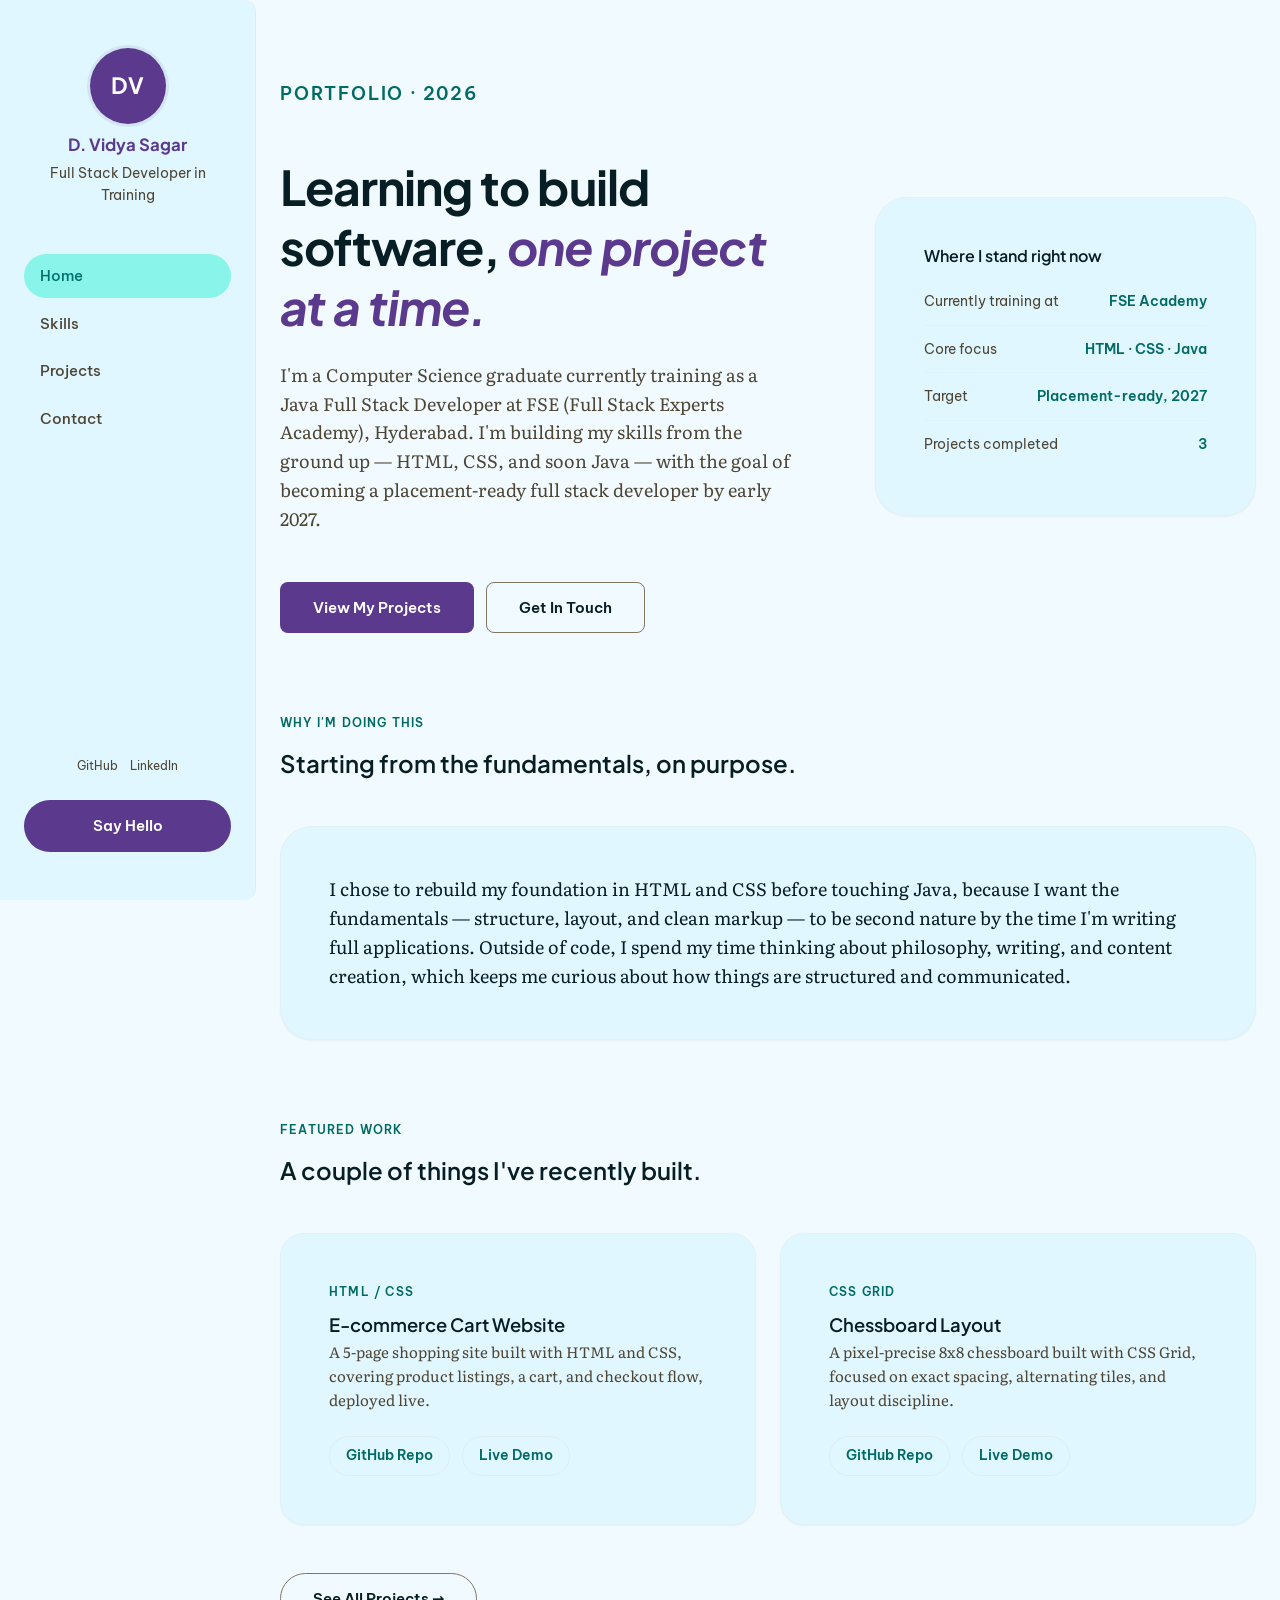
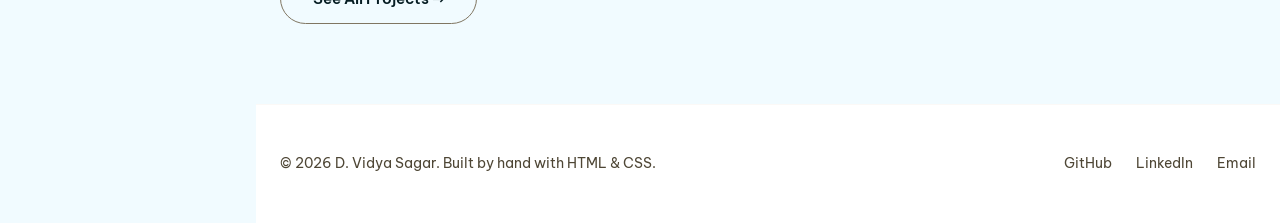
<file: index.html>
<!DOCTYPE html>
<html lang="en">
<head>
<meta charset="UTF-8">
<meta name="viewport" content="width=device-width, initial-scale=1.0">
<title>D. Vidya Sagar — Home</title>
<meta name="description" content="Portfolio of D. Vidya Sagar , a Computer Science graduate training as a Java Full Stack Developer.">
<link rel="preconnect" href="https://fonts.googleapis.com">
<link href="https://fonts.googleapis.com/css2?family=Plus+Jakarta+Sans:wght@600;700&family=Literata:wght@400;500&family=Be+Vietnam+Pro:wght@500;600;700&display=swap" rel="stylesheet">
<link rel="stylesheet" href="style.css">
</head>
<body>

<header class="sidebar">
  <div class="sidebar-inner">
    <div class="profile">
      <div class="avatar">DV</div>
      <p class="profile-name">D. Vidya Sagar </p>
      <p class="profile-title">Full Stack Developer in Training</p>
    </div>
    <nav class="side-nav" aria-label="Main navigation">
      <ul>
        <li><a href="index.html" class="active">Home</a></li>
        <li><a href="skills.html">Skills</a></li>
        <li><a href="projects.html">Projects</a></li>
        <li><a href="contact.html">Contact</a></li>
      </ul>
    </nav>
    <div class="sidebar-footer">
      <div class="sidebar-links">
        <a href="https://github.com/Dsvsgr04" target="_blank" rel="noopener">GitHub</a>
        <a href="https://www.linkedin.com/in/donthamsetty-vidya-sagar-47256b293/" target="_blank" rel="noopener">LinkedIn</a>
      </div>
      <a href="contact.html" class="btn btn-primary btn-block">Say Hello</a>
    </div>
  </div>
</header>

<div class="page">
  <main>

    <section class="hero">
      <div>
        <p class="eyebrow">Portfolio · 2026</p>
        <h1>Learning to build software, <span>one project at a time.</span></h1>
        <p>I'm a Computer Science graduate currently training as a Java Full Stack Developer at FSE (Full Stack Experts Academy), Hyderabad. I'm building my skills from the ground up — HTML, CSS, and soon Java — with the goal of becoming a placement-ready full stack developer by early 2027.</p>
        <div class="hero-actions">
          <a href="projects.html" class="btn btn-primary">View My Projects</a>
          <a href="contact.html" class="btn btn-outline">Get In Touch</a>
        </div>
      </div>

      <div class="hero-panel">
        <h3>Where I stand right now</h3>
        <div class="stat-row">
          <span class="stat-label">Currently training at</span>
          <span class="stat-value">FSE Academy</span>
        </div>
        <div class="stat-row">
          <span class="stat-label">Core focus</span>
          <span class="stat-value">HTML · CSS · Java</span>
        </div>
        <div class="stat-row">
          <span class="stat-label">Target</span>
          <span class="stat-value">Placement-ready, 2027</span>
        </div>
        <div class="stat-row">
          <span class="stat-label">Projects completed</span>
          <span class="stat-value">3</span>
        </div>
      </div>
    </section>

    <section>
      <div class="section-head">
        <p class="eyebrow">Why I'm doing this</p>
        <h2>Starting from the fundamentals, on purpose.</h2>
      </div>
      <div class="quote-card">
        <p>I chose to rebuild my foundation in HTML and CSS before touching Java, because I want the fundamentals — structure, layout, and clean markup — to be second nature by the time I'm writing full applications. Outside of code, I spend my time thinking about philosophy, writing, and content creation, which keeps me curious about how things are structured and communicated.</p>
      </div>
    </section>

    <section>
      <div class="section-head">
        <p class="eyebrow">Featured work</p>
        <h2>A couple of things I've recently built.</h2>
      </div>
      <div class="card-grid cols-2">
        <article class="card project-card">
          <span class="tag">HTML / CSS</span>
          <h3>E-commerce Cart Website</h3>
          <p>A 5-page shopping site built with HTML and CSS, covering product listings, a cart, and checkout flow, deployed live.</p>
          <div class="project-links">
            <a href="#">GitHub Repo</a>
            <a href="#">Live Demo</a>
          </div>
        </article>
        <article class="card project-card">
          <span class="tag">CSS Grid</span>
          <h3>Chessboard Layout</h3>
          <p>A pixel-precise 8x8 chessboard built with CSS Grid, focused on exact spacing, alternating tiles, and layout discipline.</p>
          <div class="project-links">
            <a href="#">GitHub Repo</a>
            <a href="#">Live Demo</a>
          </div>
        </article>
      </div>
      <p style="margin-top: var(--space-lg);"><a href="projects.html" class="btn btn-outline">See All Projects →</a></p>
    </section>

  </main>

  <footer>
    <div class="footer-inner">
      <p>&copy; 2026 D. Vidya Sagar. Built by hand with HTML &amp; CSS.</p>
      <div class="footer-links">
        <a href="https://github.com/Dsvsgr04" target="_blank" rel="noopener">GitHub</a>
        <a href="https://www.linkedin.com/in/donthamsetty-vidya-sagar-47256b293/" target="_blank" rel="noopener">LinkedIn</a>
        <a href="mailto:dsvsgrr04@gmail.com">Email</a>
      </div>
    </div>
  </footer>
</div>

</body>
</html>
</file>
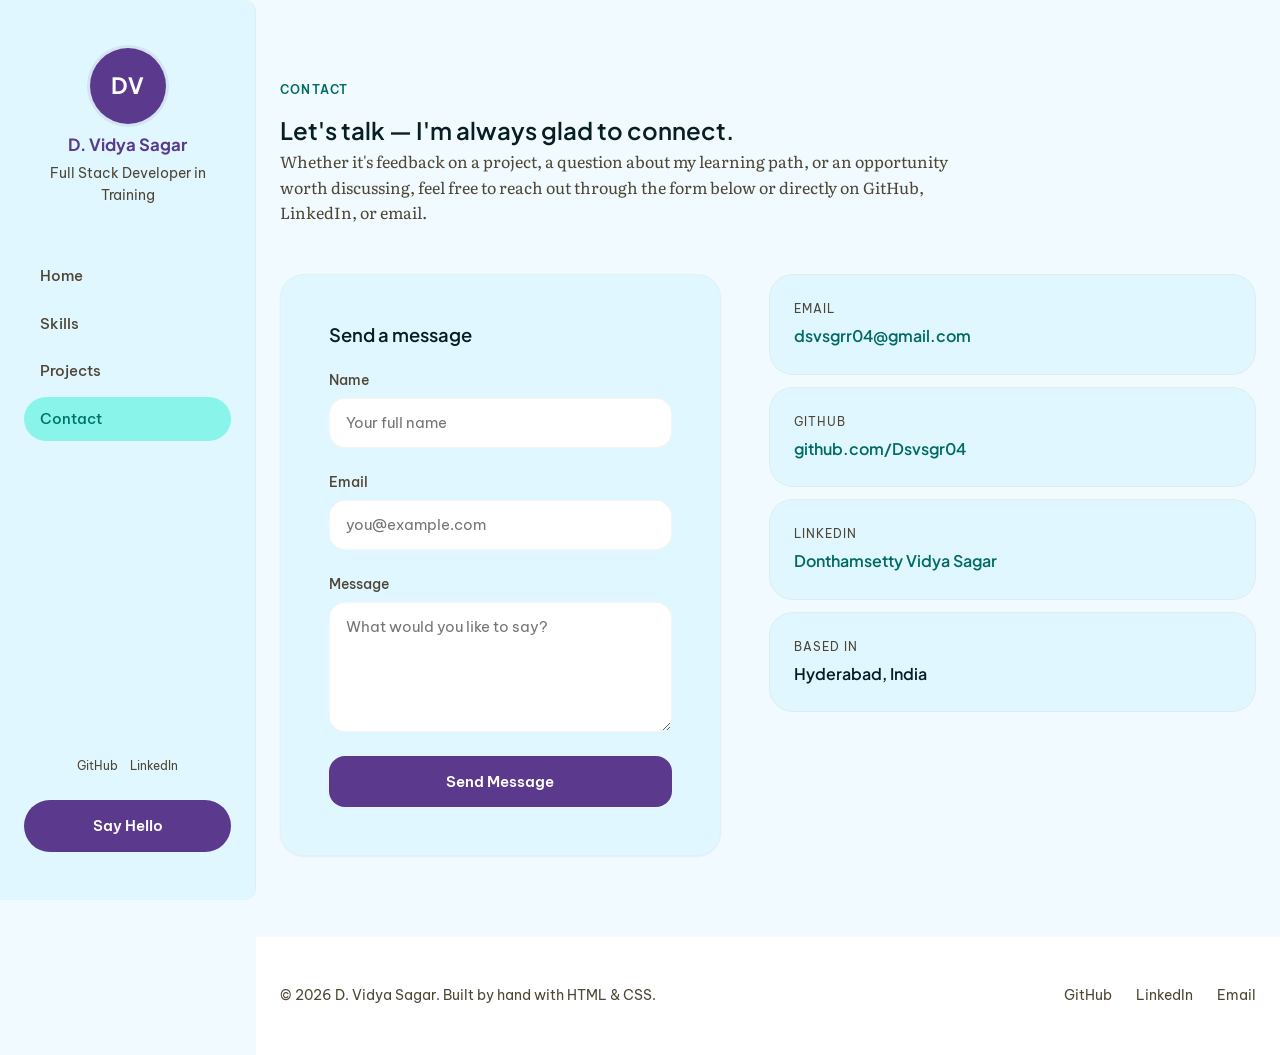
<file: contact.html>
<!DOCTYPE html>
<html lang="en">
<head>
<meta charset="UTF-8">
<meta name="viewport" content="width=device-width, initial-scale=1.0">
<title>D. Vidya Sagar — Contact</title>
<meta name="description" content="Get in touch with D. Vidyasagar via email, GitHub, or LinkedIn.">
<link rel="preconnect" href="https://fonts.googleapis.com">
<link href="https://fonts.googleapis.com/css2?family=Plus+Jakarta+Sans:wght@600;700&family=Literata:wght@400;500&family=Be+Vietnam+Pro:wght@500;600;700&display=swap" rel="stylesheet">
<link rel="stylesheet" href="style.css">
</head>
<body>

<header class="sidebar">
  <div class="sidebar-inner">
    <div class="profile">
      <div class="avatar">DV</div>
      <p class="profile-name">D. Vidya Sagar</p>
      <p class="profile-title">Full Stack Developer in Training</p>
    </div>
    <nav class="side-nav" aria-label="Main navigation">
      <ul>
        <li><a href="index.html">Home</a></li>
        <li><a href="skills.html">Skills</a></li>
        <li><a href="projects.html">Projects</a></li>
        <li><a href="contact.html" class="active">Contact</a></li>
      </ul>
    </nav>
    <div class="sidebar-footer">
      <div class="sidebar-links">
        <a href="https://github.com/Dsvsgr04" target="_blank" rel="noopener">GitHub</a>
        <a href="https://www.linkedin.com/in/donthamsetty-vidya-sagar-47256b293/" target="_blank" rel="noopener">LinkedIn</a>
      </div>
      <a href="mailto:dsvsgrr04@gmail.com" class="btn btn-primary btn-block">Say Hello</a>
    </div>
  </div>
</header>

<div class="page">
  <main>

    <section>
      <div class="section-head">
        <p class="eyebrow">Contact</p>
        <h1>Let's talk — I'm always glad to connect.</h1>
        <p>Whether it's feedback on a project, a question about my learning path, or an opportunity worth discussing, feel free to reach out through the form below or directly on GitHub, LinkedIn, or email.</p>
      </div>

      <div class="contact-grid">
        <div class="card">
          <h2 style="margin-bottom: var(--space-md); font-size: 1.15rem;">Send a message</h2>
          <form action="mailto:dsvsgrr04@gmail.com" method="post" enctype="text/plain">
            <div class="field">
              <label for="name">Name</label>
              <input type="text" id="name" name="name" placeholder="Your full name" required>
            </div>
            <div class="field">
              <label for="email">Email</label>
              <input type="email" id="email" name="email" placeholder="you@example.com" required>
            </div>
            <div class="field">
              <label for="message">Message</label>
              <textarea id="message" name="message" placeholder="What would you like to say?" required></textarea>
            </div>
            <button type="submit" class="btn btn-primary btn-block">Send Message</button>
          </form>
        </div>

        <div class="contact-info-list">
          <div class="contact-info-item">
            <div>
              <p class="info-label">Email</p>
              <a class="info-value" href="mailto:dsvsgrr04@gmail.com">dsvsgrr04@gmail.com</a>
            </div>
          </div>
          <div class="contact-info-item">
            <div>
              <p class="info-label">GitHub</p>
              <a class="info-value" href="https://github.com/Dsvsgr04" target="_blank" rel="noopener">github.com/Dsvsgr04</a>
            </div>
          </div>
          <div class="contact-info-item">
            <div>
              <p class="info-label">LinkedIn</p>
              <a class="info-value" href="https://www.linkedin.com/in/donthamsetty-vidya-sagar-47256b293/" target="_blank" rel="noopener">Donthamsetty Vidya Sagar</a>
            </div>
          </div>
          <div class="contact-info-item">
            <div>
              <p class="info-label">Based in</p>
              <span class="info-value">Hyderabad, India</span>
            </div>
          </div>
        </div>
      </div>
    </section>

  </main>

  <footer>
    <div class="footer-inner">
      <p>&copy; 2026 D. Vidya Sagar. Built by hand with HTML &amp; CSS.</p>
      <div class="footer-links">
        <a href="https://github.com/Dsvsgr04" target="_blank" rel="noopener">GitHub</a>
        <a href="https://www.linkedin.com/in/donthamsetty-vidya-sagar-47256b293/" target="_blank" rel="noopener">LinkedIn</a>
        <a href="mailto:dsvsgrr04@gmail.com">Email</a>
      </div>
    </div>
  </footer>
</div>

</body>
</html>
</file>
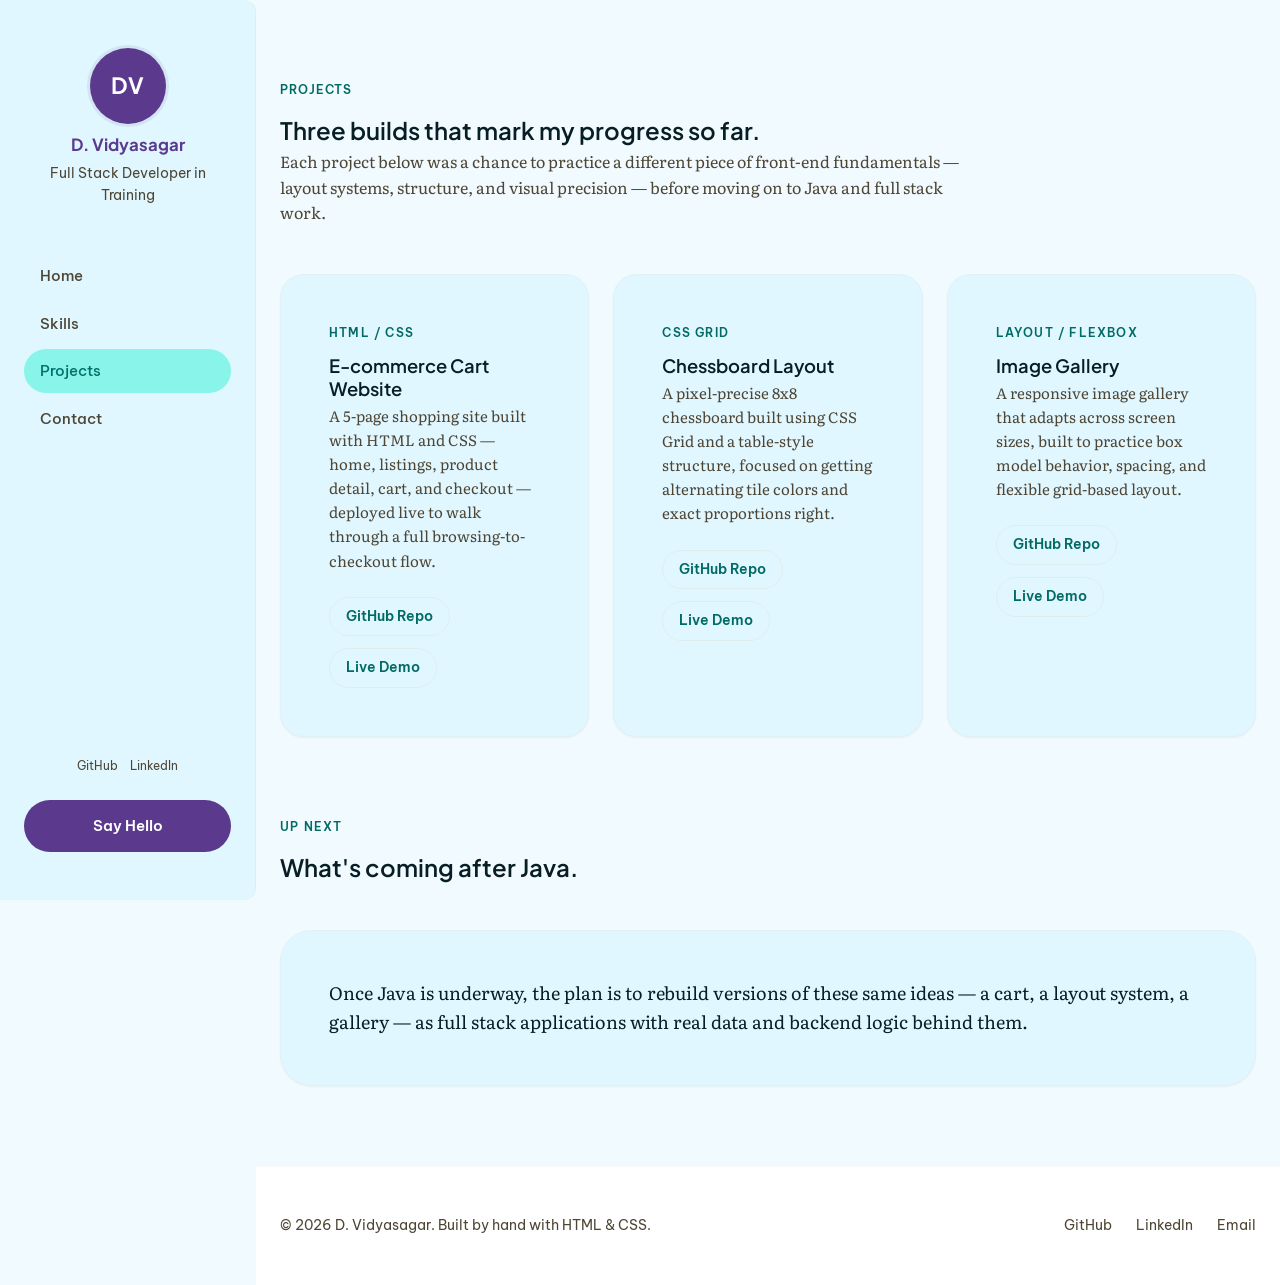
<file: projects.html>
<!DOCTYPE html>
<html lang="en">
<head>
<meta charset="UTF-8">
<meta name="viewport" content="width=device-width, initial-scale=1.0">
<title>D. Vidyasagar — Projects</title>
<meta name="description" content="HTML and CSS projects built by D. Vidyasagar while training as a full stack developer.">
<link rel="preconnect" href="https://fonts.googleapis.com">
<link href="https://fonts.googleapis.com/css2?family=Plus+Jakarta+Sans:wght@600;700&family=Literata:wght@400;500&family=Be+Vietnam+Pro:wght@500;600;700&display=swap" rel="stylesheet">
<link rel="stylesheet" href="style.css">
</head>
<body>

<header class="sidebar">
  <div class="sidebar-inner">
    <div class="profile">
      <div class="avatar">DV</div>
      <p class="profile-name">D. Vidyasagar</p>
      <p class="profile-title">Full Stack Developer in Training</p>
    </div>
    <nav class="side-nav" aria-label="Main navigation">
      <ul>
        <li><a href="index.html">Home</a></li>
        <li><a href="skills.html">Skills</a></li>
        <li><a href="projects.html" class="active">Projects</a></li>
        <li><a href="contact.html">Contact</a></li>
      </ul>
    </nav>
    <div class="sidebar-footer">
      <div class="sidebar-links">
        <a href="https://github.com/Dsvsgr04" target="_blank" rel="noopener">GitHub</a>
        <a href="https://www.linkedin.com/in/donthamsetty-vidya-sagar-47256b293/" target="_blank" rel="noopener">LinkedIn</a>
      </div>
      <a href="contact.html" class="btn btn-primary btn-block">Say Hello</a>
    </div>
  </div>
</header>

<div class="page">
  <main>

    <section>
      <div class="section-head">
        <p class="eyebrow">Projects</p>
        <h1>Three builds that mark my progress so far.</h1>
        <p>Each project below was a chance to practice a different piece of front-end fundamentals — layout systems, structure, and visual precision — before moving on to Java and full stack work.</p>
      </div>

      <div class="card-grid cols-3">
        <article class="card project-card">
          <span class="tag">HTML / CSS</span>
          <h3>E-commerce Cart Website</h3>
          <p>A 5-page shopping site built with HTML and CSS — home, listings, product detail, cart, and checkout — deployed live to walk through a full browsing-to-checkout flow.</p>
          <div class="project-links">
            <a href="#">GitHub Repo</a>
            <a href="#">Live Demo</a>
          </div>
        </article>

        <article class="card project-card">
          <span class="tag">CSS Grid</span>
          <h3>Chessboard Layout</h3>
          <p>A pixel-precise 8x8 chessboard built using CSS Grid and a table-style structure, focused on getting alternating tile colors and exact proportions right.</p>
          <div class="project-links">
            <a href="#">GitHub Repo</a>
            <a href="#">Live Demo</a>
          </div>
        </article>

        <article class="card project-card">
          <span class="tag">Layout / Flexbox</span>
          <h3>Image Gallery</h3>
          <p>A responsive image gallery that adapts across screen sizes, built to practice box model behavior, spacing, and flexible grid-based layout.</p>
          <div class="project-links">
            <a href="#">GitHub Repo</a>
            <a href="#">Live Demo</a>
          </div>
        </article>
      </div>
    </section>

    <section>
      <div class="section-head">
        <p class="eyebrow">Up next</p>
        <h2>What's coming after Java.</h2>
      </div>
      <div class="quote-card">
        <p>Once Java is underway, the plan is to rebuild versions of these same ideas — a cart, a layout system, a gallery — as full stack applications with real data and backend logic behind them.</p>
      </div>
    </section>

  </main>

  <footer>
    <div class="footer-inner">
      <p>&copy; 2026 D. Vidyasagar. Built by hand with HTML &amp; CSS.</p>
      <div class="footer-links">
        <a href="https://github.com/Dsvsgr04" target="_blank" rel="noopener">GitHub</a>
        <a href="https://www.linkedin.com/in/donthamsetty-vidya-sagar-47256b293/" target="_blank" rel="noopener">LinkedIn</a>
        <a href="mailto:dsvsgrr04@gmail.com">Email</a>
      </div>
    </div>
  </footer>
</div>

</body>
</html>
</file>
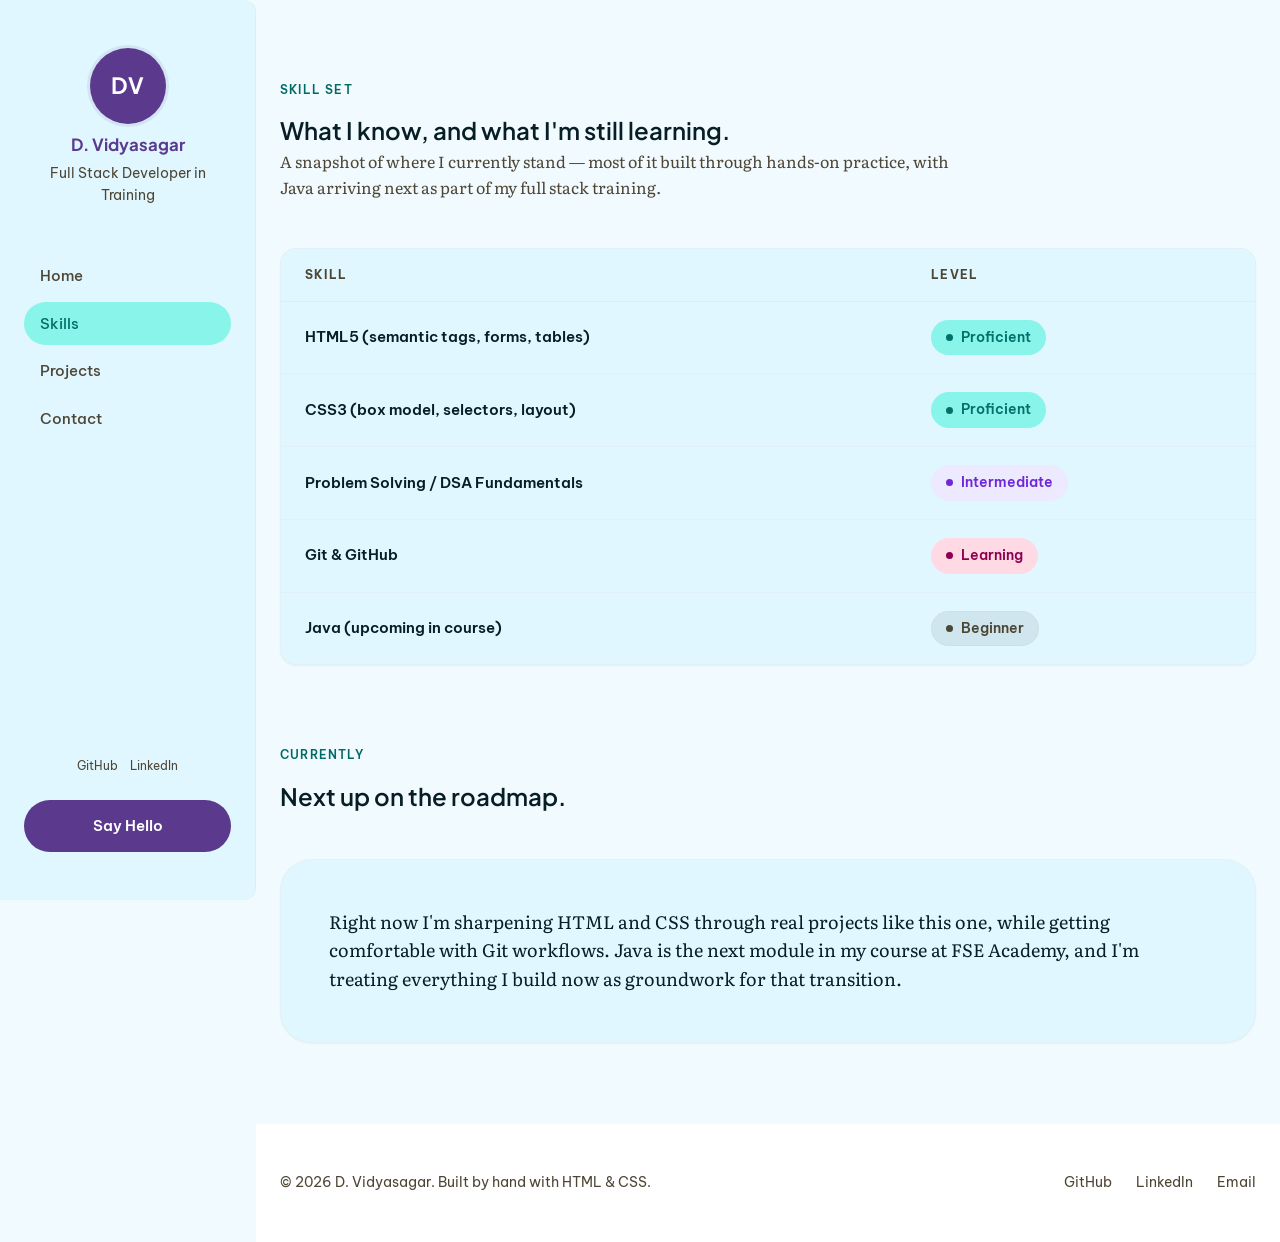
<file: skills.html>
<!DOCTYPE html>
<html lang="en">
<head>
<meta charset="UTF-8">
<meta name="viewport" content="width=device-width, initial-scale=1.0">
<title>D. Vidyasagar — Skills</title>
<meta name="description" content="Technical skills of D. Vidyasagar, an aspiring full stack developer.">
<link rel="preconnect" href="https://fonts.googleapis.com">
<link href="https://fonts.googleapis.com/css2?family=Plus+Jakarta+Sans:wght@600;700&family=Literata:wght@400;500&family=Be+Vietnam+Pro:wght@500;600;700&display=swap" rel="stylesheet">
<link rel="stylesheet" href="style.css">
</head>
<body>

<header class="sidebar">
  <div class="sidebar-inner">
    <div class="profile">
      <div class="avatar">DV</div>
      <p class="profile-name">D. Vidyasagar</p>
      <p class="profile-title">Full Stack Developer in Training</p>
    </div>
    <nav class="side-nav" aria-label="Main navigation">
      <ul>
        <li><a href="index.html">Home</a></li>
        <li><a href="skills.html" class="active">Skills</a></li>
        <li><a href="projects.html">Projects</a></li>
        <li><a href="contact.html">Contact</a></li>
      </ul>
    </nav>
    <div class="sidebar-footer">
      <div class="sidebar-links">
        <a href="https://github.com/Dsvsgr04" target="_blank" rel="noopener">GitHub</a>
        <a href="https://www.linkedin.com/in/donthamsetty-vidya-sagar-47256b293/" target="_blank" rel="noopener">LinkedIn</a>
      </div>
      <a href="contact.html" class="btn btn-primary btn-block">Say Hello</a>
    </div>
  </div>
</header>

<div class="page">
  <main>

    <section>
      <div class="section-head">
        <p class="eyebrow">Skill set</p>
        <h1>What I know, and what I'm still learning.</h1>
        <p>A snapshot of where I currently stand — most of it built through hands-on practice, with Java arriving next as part of my full stack training.</p>
      </div>

      <div class="table-wrap">
        <table>
          <caption class="sr-only">Table of technical skills and proficiency levels</caption>
          <thead>
            <tr>
              <th scope="col">Skill</th>
              <th scope="col">Level</th>
            </tr>
          </thead>
          <tbody>
            <tr>
              <td class="skill-name">HTML5 (semantic tags, forms, tables)</td>
              <td><span class="level level-proficient">Proficient</span></td>
            </tr>
            <tr>
              <td class="skill-name">CSS3 (box model, selectors, layout)</td>
              <td><span class="level level-proficient">Proficient</span></td>
            </tr>
            <tr>
              <td class="skill-name">Problem Solving / DSA Fundamentals</td>
              <td><span class="level level-intermediate">Intermediate</span></td>
            </tr>
            <tr>
              <td class="skill-name">Git &amp; GitHub</td>
              <td><span class="level level-learning">Learning</span></td>
            </tr>
            <tr>
              <td class="skill-name">Java (upcoming in course)</td>
              <td><span class="level level-beginner">Beginner</span></td>
            </tr>
          </tbody>
        </table>
      </div>
    </section>

    <section>
      <div class="section-head">
        <p class="eyebrow">Currently</p>
        <h2>Next up on the roadmap.</h2>
      </div>
      <div class="quote-card">
        <p>Right now I'm sharpening HTML and CSS through real projects like this one, while getting comfortable with Git workflows. Java is the next module in my course at FSE Academy, and I'm treating everything I build now as groundwork for that transition.</p>
      </div>
    </section>

  </main>

  <footer>
    <div class="footer-inner">
      <p>&copy; 2026 D. Vidyasagar. Built by hand with HTML &amp; CSS.</p>
      <div class="footer-links">
        <a href="https://github.com/Dsvsgr04" target="_blank" rel="noopener">GitHub</a>
        <a href="https://www.linkedin.com/in/donthamsetty-vidya-sagar-47256b293/" target="_blank" rel="noopener">LinkedIn</a>
        <a href="mailto:dsvsgrr04@gmail.com">Email</a>
      </div>
    </div>
  </footer>
</div>

</body>
</html>
</file>
<file: style.css>
/* ==========================================================================
   D. Vidyasagar — Portfolio Stylesheet
   Plain CSS: box model, flexbox/grid, custom properties. No frameworks.
   Design system tokens below are modeled on a Material-3-style light theme
   (warm gold primary, deep teal secondary, magenta tertiary).
   ========================================================================== */

/* ---------- Reset ---------- */
*,
*::before,
*::after {
  box-sizing: border-box;
  margin: 0;
  padding: 0;
}

html {
  scroll-behavior: smooth;
}

img {
  max-width: 100%;
  display: block;
}

a {
  color: inherit;
  text-decoration: none;
}

ul {
  list-style: none;
}

button,
input,
textarea {
  font: inherit;
  color: inherit;
}

/* ---------- Design tokens ---------- */
:root {
  /* ---- Color roles ---- */
  --surface-bright: #f1fbff;
  --surface-container: #daf2fa;
  --primary-fixed: #ffdf9b;
  --surface-variant: #cfe6ee;
  --background: #f1fbff;
  --on-secondary-container: #00716a;
  --on-primary-fixed: #251a00;
  --inverse-on-surface: #ddf5fd;
  --surface-container-highest: #cfe6ee;
  --on-error-container: #93000a;
  --inverse-primary: #f2bf43;
  --on-primary-container: #fffbff;
  --on-secondary: #ffffff;
  --secondary-container: #89f5ea;
  --on-background: #071e24;
  --surface: #f1fbff;
  --outline-variant: #d2c5af;
  --on-error: #ffffff;
  --outline: #807662;
  --secondary-fixed: #89f5ea;
  --tertiary-fixed: #ffd9e4;
  --error: #ba1a1a;
  --on-primary-fixed-variant: #5b4300;
  --surface-container-high: #d5ecf4;
  --surface-container-low: #e1f7ff;
  --on-tertiary-container: #fffbff;
  --tertiary: #b01367;
  --on-secondary-fixed: #00201e;
  --primary-fixed-dim: #f2bf43;
  --on-primary: #ffffff;
  --inverse-surface: #1e343a;
  --tertiary-fixed-dim: #ffb0cc;
--primary: #5b3a8e;
  --error-container: #ffdad6;
  --secondary-fixed-dim: #6cd8ce;
  --on-tertiary-fixed: #3e0020;
  --surface-container-lowest: #ffffff;
  --on-tertiary: #ffffff;
  --primary-container: #472d70;
  --on-secondary-fixed-variant: #00504b;
  --secondary: #006a64;
  --surface-tint: #785a00;
  --surface-dim: #c6dee6;
  --tertiary-container: #d13480;
  --on-tertiary-fixed-variant: #8d0050;
  --on-surface: #071e24;
  --on-surface-variant: #4e4635;

  /* ---- Alpha helpers (from outline-variant / surface / primary / secondary) ---- */
  --outline-variant-10: rgba(210, 197, 175, 0.1);
  --outline-variant-20: rgba(210, 197, 175, 0.2);
  --primary-10: rgba(91, 58, 142, 0.1);
  --secondary-10: rgba(0, 106, 100, 0.08);
  --tertiary-10: rgba(176, 19, 103, 0.1);
  --surface-variant-50: rgba(207, 230, 238, 0.5);

  /* ---- Typography ---- */
  --font-headline: "Plus Jakarta Sans", "Segoe UI", system-ui, sans-serif;
  --font-body: "Literata", Georgia, "Times New Roman", serif;
  --font-label: "Be Vietnam Pro", "Segoe UI", system-ui, sans-serif;

  /* ---- Spacing scale ---- */
  --space-xs: 4px;
  --space-base: 8px;
  --space-sm: 12px;
  --space-md: 24px;
  --space-lg: 48px;
  --space-xl: 80px;
  --container-max: 1120px;

  /* ---- Radius scale ---- */
  --radius-default: 4px;
  --radius-lg: 8px;
  --radius-xl: 12px;
  --radius-2xl: 16px;
  --radius-3xl: 24px;
  --radius-huge: 32px;
  --radius-full: 9999px;

  /* ---- Shadows ---- */
  --shadow-sm: 0 1px 2px 0 rgba(0, 0, 0, 0.05);
  --shadow-lg: 0 10px 15px -3px rgba(0, 0, 0, 0.1), 0 4px 6px -4px rgba(0, 0, 0, 0.1);
  --shadow-2xl: 0 25px 50px -12px rgba(0, 0, 0, 0.25);

  /* ---- Layout ---- */
  --sidebar-width: 256px;

  font-family: var(--font-label);
}

body {
  background: var(--background);
  color: var(--on-background);
  line-height: 1.6;
  min-height: 100vh;
  display: flex;
  flex-direction: column;
}

@media (min-width: 861px) {
  body {
    flex-direction: row;
  }
}

h1,
h2,
h3,
h4 {
  font-family: var(--font-headline);
  color: var(--on-background);
  line-height: 1.25;
  font-weight: 600;
}

p {
  font-family: var(--font-body);
  color: var(--on-surface-variant);
  font-size: 16px;
  line-height: 1.6;
}

/* ---------- Eyebrow / section label ---------- */
.eyebrow {
  display: inline-block;
  font-family: var(--font-label);
  font-size: 12px;
  font-weight: 600;
  letter-spacing: 0.1em;
  text-transform: uppercase;
  color: var(--secondary);
  margin-bottom: var(--space-sm);
}

/* ---------- Sidebar (also the page <header>) ---------- */
.sidebar {
  background: var(--surface-container-low);
  border-bottom: 1px solid var(--outline-variant-20);
  width: 100%;
  flex-shrink: 0;
}

@media (min-width: 861px) {
  .sidebar {
    width: var(--sidebar-width);
    height: 100vh;
    position: sticky;
    top: 0;
    border-bottom: none;
    border-right: 1px solid var(--outline-variant-20);
    border-radius: 0 var(--radius-xl) var(--radius-xl) 0;
    overflow-y: auto;
  }
}

.sidebar-inner {
  display: flex;
  flex-direction: column;
  height: 100%;
  padding: var(--space-lg) var(--space-md);
  gap: var(--space-lg);
}

.profile {
  display: flex;
  flex-direction: column;
  align-items: center;
  text-align: center;
  gap: var(--space-xs);
}

.avatar {
  width: 76px;
  height: 76px;
  border-radius: 50%;
  background: var(--primary);
  box-shadow: 0 0 0 3px var(--primary-10);
  display: flex;
  align-items: center;
  justify-content: center;
  font-family: var(--font-headline);
  font-weight: 700;
  font-size: 1.4rem;
  color: var(--on-primary);
  margin-bottom: var(--space-xs);
}

.profile-name {
  font-family: var(--font-headline);
  font-weight: 700;
  font-size: 1.05rem;
  color: var(--primary);
}

.profile-title {
  font-family: var(--font-label);
  color: var(--on-surface-variant);
  font-size: 0.85rem;
  max-width: 20ch;
}

.side-nav ul {
  display: flex;
  flex-direction: column;
  gap: var(--space-xs);
}

.side-nav a {
  display: block;
  padding: 10px 16px;
  border-radius: var(--radius-full);
  font-family: var(--font-label);
  font-size: 0.92rem;
  font-weight: 500;
  color: var(--on-surface-variant);
  transition: background 0.15s ease, color 0.15s ease;
}

.side-nav a:hover {
  background: var(--surface-variant-50);
  color: var(--on-background);
}

.side-nav a.active {
  background: var(--secondary-container);
  color: var(--on-secondary-container);
}

.sidebar-footer {
  margin-top: auto;
}

.sidebar-links {
  display: flex;
  justify-content: center;
  gap: var(--space-sm);
  margin-bottom: var(--space-md);
}

.sidebar-links a {
  font-family: var(--font-label);
  font-size: 0.78rem;
  color: var(--on-surface-variant);
  transition: color 0.15s ease;
}

.sidebar-links a:hover {
  color: var(--secondary);
}

/* ---------- Page / main content ---------- */
.page {
  flex: 1;
  min-width: 0;
  display: flex;
  flex-direction: column;
}

main {
  flex: 1;
  width: 100%;
  max-width: var(--container-max);
  margin: 0 auto;
  padding: var(--space-xl) var(--space-md);
  display: flex;
  flex-direction: column;
  gap: var(--space-xl);
}

section > .section-head {
  display: flex;
  flex-direction: column;
  gap: var(--space-xs);
  margin-bottom: var(--space-lg);
  max-width: 62ch;
}

/* ---------- Buttons ---------- */
.btn {
  display: inline-flex;
  align-items: center;
  justify-content: center;
  gap: 8px;
  padding: 13px 32px;
  border-radius: var(--radius-full);
  font-family: var(--font-label);
  font-weight: 600;
  font-size: 0.92rem;
  border: 1.5px solid transparent;
  cursor: pointer;
  transition: background 0.15s ease, color 0.15s ease, opacity 0.15s ease;
}

.hero-actions .btn {
  border-radius: var(--radius-lg);
}

button.btn {
  border-radius: var(--radius-2xl);
}

.btn-primary {
  background: var(--primary);
  color: var(--on-primary);
}

.btn-primary:hover {
  background: var(--primary-container);
}

.btn-outline {
  border-color: var(--outline);
  color: var(--on-background);
  background: transparent;
}

.btn-outline:hover {
  background: var(--surface-variant-50);
}

.btn-block {
  width: 100%;
}

/* ---------- Hero ---------- */
.hero {
  display: grid;
  gap: var(--space-xl);
  align-items: center;
}

@media (min-width: 861px) {
  .hero {
    grid-template-columns: 1.15fr 0.85fr;
  }
}

.hero h1 {
  font-size: clamp(2rem, 4vw, 3rem);
  letter-spacing: -0.02em;
  font-weight: 700;
  margin-bottom: var(--space-md);
}

.hero h1 span {
  color: var(--primary);
  font-style: italic;
}

.hero p {
  font-size: 18px;
  max-width: 54ch;
  margin-bottom: var(--space-lg);
}

.hero-actions {
  display: flex;
  flex-wrap: wrap;
  gap: var(--space-sm);
}

.hero-panel {
  background: var(--surface-container-low);
  border: 1px solid var(--outline-variant-10);
  border-radius: var(--radius-huge);
  padding: var(--space-lg);
  box-shadow: var(--shadow-sm);
}

.hero-panel h3 {
  font-size: 1rem;
  margin-bottom: var(--space-sm);
}

.stat-row {
  display: flex;
  justify-content: space-between;
  align-items: baseline;
  padding: 12px 0;
  border-bottom: 1px solid var(--outline-variant-10);
}

.stat-row:last-child {
  border-bottom: none;
}

.stat-row .stat-label {
  font-family: var(--font-label);
  color: var(--on-surface-variant);
  font-size: 0.88rem;
}

.stat-row .stat-value {
  font-family: var(--font-label);
  color: var(--secondary);
  font-weight: 600;
  font-size: 0.88rem;
}

/* ---------- Cards & grids ---------- */
.card {
  background: var(--surface-container-low);
  border: 1px solid var(--outline-variant-10);
  border-radius: var(--radius-3xl);
  padding: var(--space-lg);
  box-shadow: var(--shadow-sm);
}

.card-grid {
  display: grid;
  gap: var(--space-md);
}

@media (min-width: 640px) {
  .card-grid.cols-2 {
    grid-template-columns: repeat(2, 1fr);
  }
}

@media (min-width: 900px) {
  .card-grid.cols-3 {
    grid-template-columns: repeat(3, 1fr);
  }
}

.tag {
  display: block;
  font-family: var(--font-label);
  font-size: 12px;
  font-weight: 600;
  letter-spacing: 0.1em;
  text-transform: uppercase;
  color: var(--secondary);
  margin-bottom: var(--space-sm);
}

.project-card h3 {
  font-size: 1.15rem;
  margin-bottom: var(--space-xs);
}

.project-card p {
  margin-bottom: var(--space-md);
  font-size: 0.94rem;
}

.project-links {
  display: flex;
  gap: var(--space-sm);
  flex-wrap: wrap;
}

.project-links a {
  font-family: var(--font-label);
  font-size: 0.85rem;
  font-weight: 600;
  color: var(--secondary);
  border: 1px solid var(--outline-variant-20);
  padding: 8px 16px;
  border-radius: var(--radius-full);
  transition: border-color 0.15s ease, background 0.15s ease;
}

.project-links a:hover {
  background: var(--secondary-10);
}

.quote-card {
  background: var(--surface-container-low);
  border: 1px solid var(--outline-variant-10);
  border-radius: var(--radius-huge);
  padding: var(--space-lg);
  box-shadow: var(--shadow-sm);
}

.quote-card p {
  font-size: 18px;
  color: var(--on-background);
  margin: 0;
}

/* ---------- Accessibility helper ---------- */
.sr-only {
  position: absolute;
  width: 1px;
  height: 1px;
  padding: 0;
  margin: -1px;
  overflow: hidden;
  clip: rect(0, 0, 0, 0);
  white-space: nowrap;
  border: 0;
}

/* ---------- Table (skills.html) ---------- */
.table-wrap {
  overflow-x: auto;
  border: 1px solid var(--outline-variant-10);
  border-radius: var(--radius-2xl);
  background: var(--surface-container-low);
  box-shadow: var(--shadow-sm);
}

table {
  width: 100%;
  border-collapse: collapse;
}

thead th {
  text-align: left;
  padding: 16px 24px;
  font-family: var(--font-label);
  font-size: 0.75rem;
  letter-spacing: 0.1em;
  text-transform: uppercase;
  color: var(--on-surface-variant);
  border-bottom: 1px solid var(--outline-variant-20);
}

tbody td {
  padding: 18px 24px;
  border-bottom: 1px solid var(--outline-variant-10);
  font-family: var(--font-label);
  font-size: 0.96rem;
}

tbody tr:last-child td {
  border-bottom: none;
}

tbody tr:hover {
  background: var(--surface-variant-50);
}

.skill-name {
  font-weight: 600;
  color: var(--on-background);
}

.level {
  display: inline-flex;
  align-items: center;
  gap: 8px;
  font-family: var(--font-label);
  font-size: 0.85rem;
  font-weight: 600;
  padding: 6px 14px;
  border-radius: var(--radius-full);
  border: 1px solid transparent;
}

.level::before {
  content: "";
  width: 7px;
  height: 7px;
  border-radius: 50%;
  background: currentColor;
}

.level-proficient {
  color: var(--on-secondary-container);
  background: var(--secondary-container);
}

.level-intermediate {
  color: #6d28d9;
  background: #ede9fe;
}

.level-learning {
  color: var(--on-tertiary-fixed-variant);
  background: var(--tertiary-fixed);
}

.level-beginner {
  color: var(--on-surface-variant);
  background: var(--surface-container-highest);
  border-color: var(--outline-variant-20);
}

/* ---------- Contact ---------- */
.contact-grid {
  display: grid;
  gap: var(--space-lg);
}

@media (min-width: 861px) {
  .contact-grid {
    grid-template-columns: 0.95fr 1.05fr;
  }
}

.field {
  display: flex;
  flex-direction: column;
  gap: 6px;
  margin-bottom: var(--space-md);
}

.field label {
  font-family: var(--font-label);
  font-size: 0.85rem;
  color: var(--on-surface-variant);
  font-weight: 500;
}

.field input,
.field textarea {
  background: var(--surface-container-lowest);
  border: 1px solid var(--outline-variant-20);
  border-radius: var(--radius-2xl);
  padding: 12px 16px;
  color: var(--on-background);
  font-family: var(--font-label);
  font-size: 0.95rem;
}

.field input:focus,
.field textarea:focus {
  outline: none;
  border-color: var(--primary);
  box-shadow: 0 0 0 3px var(--primary-10);
}

.field textarea {
  resize: vertical;
  min-height: 130px;
}

.contact-info-list {
  display: flex;
  flex-direction: column;
  gap: var(--space-sm);
}

.contact-info-item {
  display: flex;
  justify-content: space-between;
  align-items: center;
  padding: var(--space-md);
  background: var(--surface-container-low);
  border: 1px solid var(--outline-variant-20);
  border-radius: var(--radius-3xl);
}

.contact-info-item .info-label {
  font-family: var(--font-label);
  font-size: 0.78rem;
  text-transform: uppercase;
  letter-spacing: 0.08em;
  color: var(--on-surface-variant);
  margin-bottom: 4px;
}

.contact-info-item .info-value {
  font-family: var(--font-headline);
  font-weight: 600;
  color: var(--on-background);
}

.contact-info-item a.info-value {
  color: var(--secondary);
}

.contact-info-item a.info-value:hover {
  text-decoration: underline;
}

/* ---------- Footer ---------- */
footer {
  border-top: 1px solid var(--outline-variant-10);
  background: var(--surface-container-lowest);
  padding: var(--space-lg) var(--space-md);
}

.footer-inner {
  max-width: var(--container-max);
  margin: 0 auto;
  display: flex;
  flex-direction: column;
  gap: var(--space-sm);
  align-items: center;
  text-align: center;
}

@media (min-width: 640px) {
  .footer-inner {
    flex-direction: row;
    justify-content: space-between;
    text-align: left;
  }
}

.footer-inner p {
  font-family: var(--font-label);
  font-size: 0.85rem;
  color: var(--on-surface-variant);
}

.footer-links {
  display: flex;
  gap: var(--space-md);
}

.footer-links a {
  font-family: var(--font-label);
  font-size: 0.85rem;
  color: var(--on-surface-variant);
  transition: color 0.15s ease;
}

.footer-links a:hover {
  color: var(--secondary);
}
</file>
